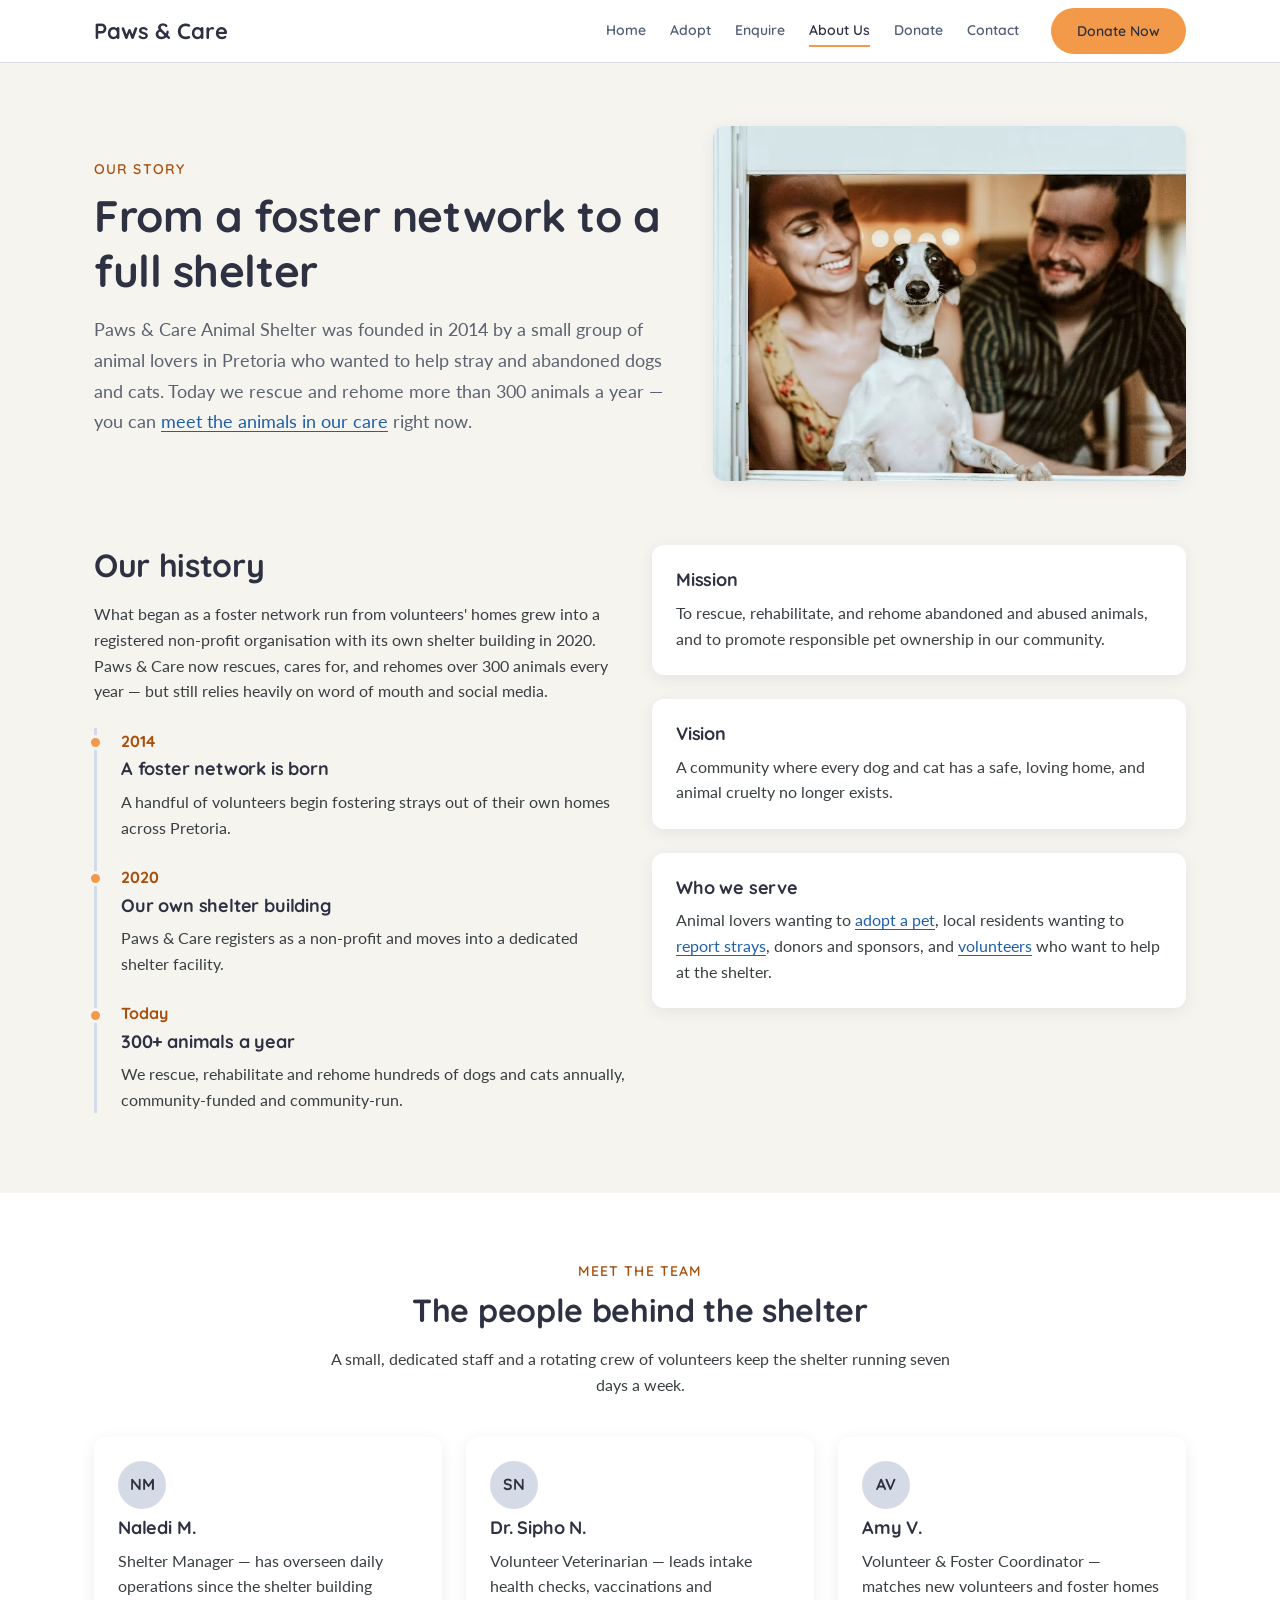
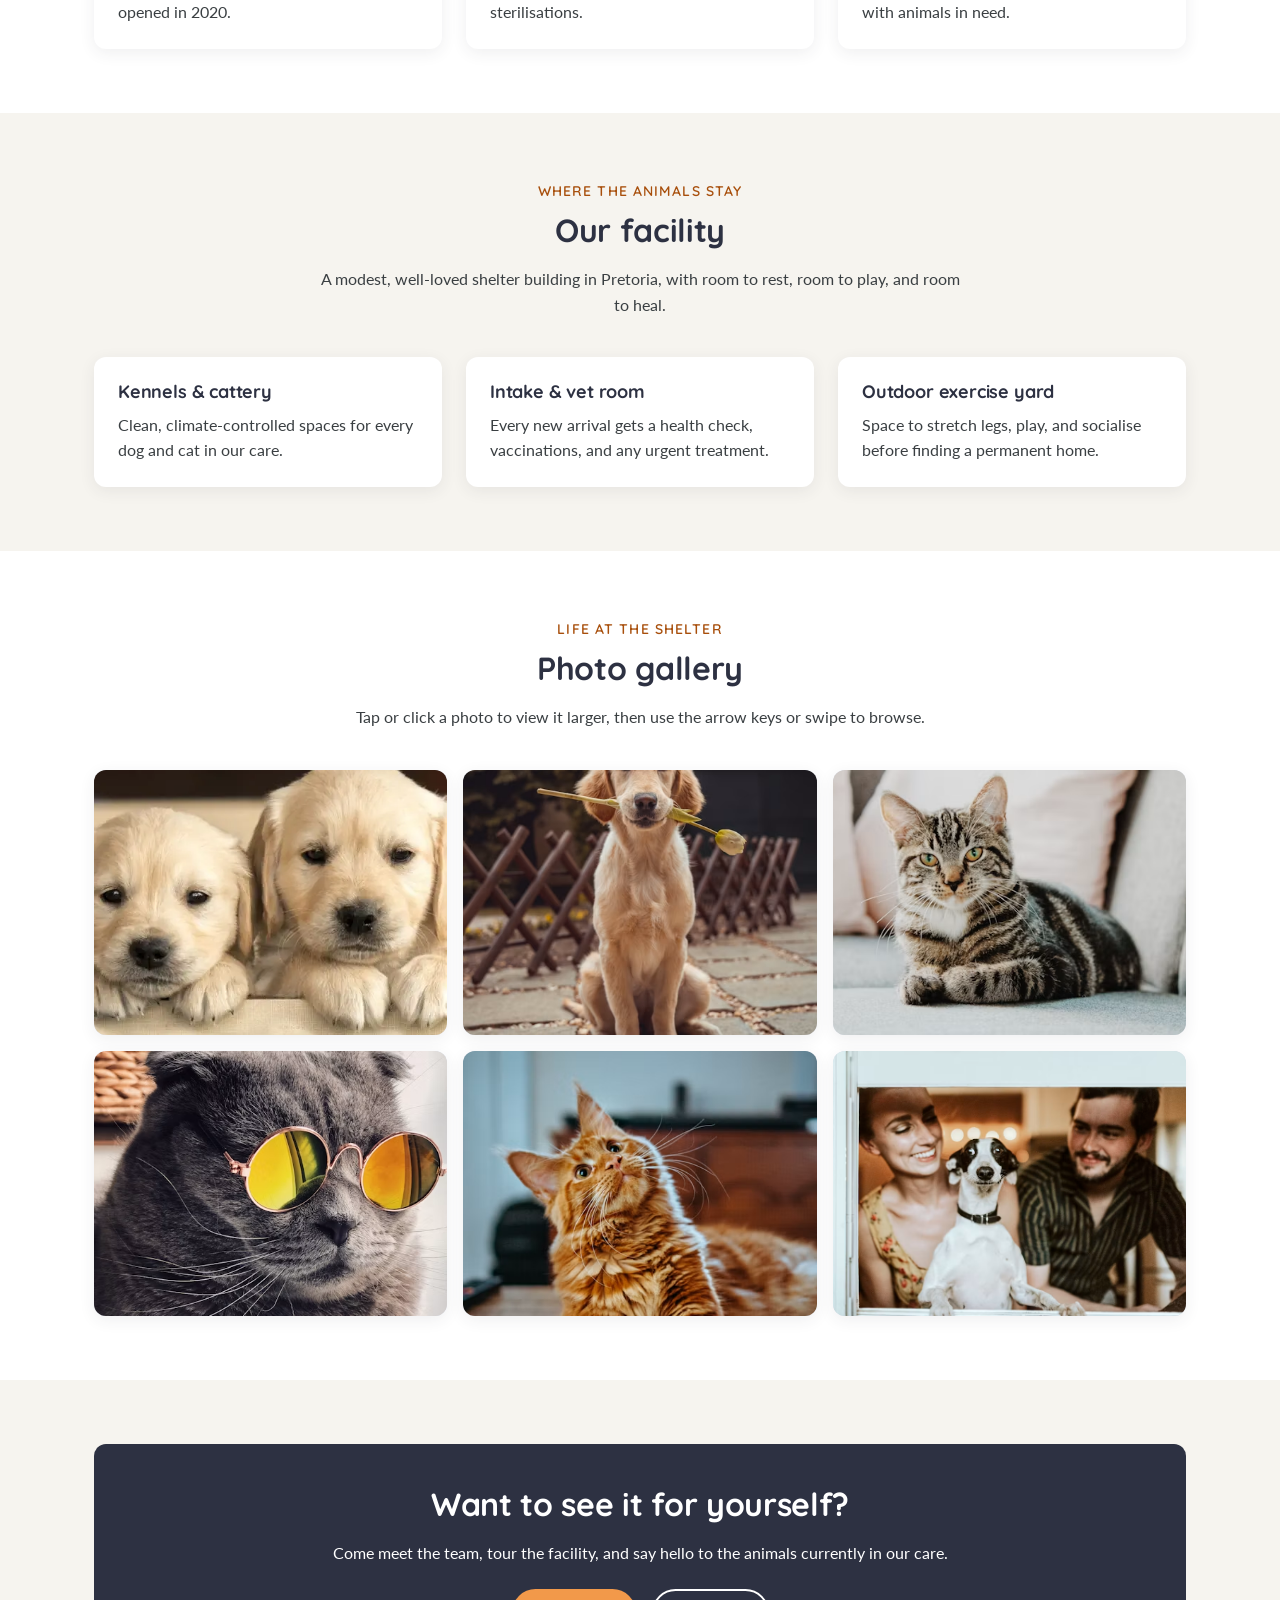
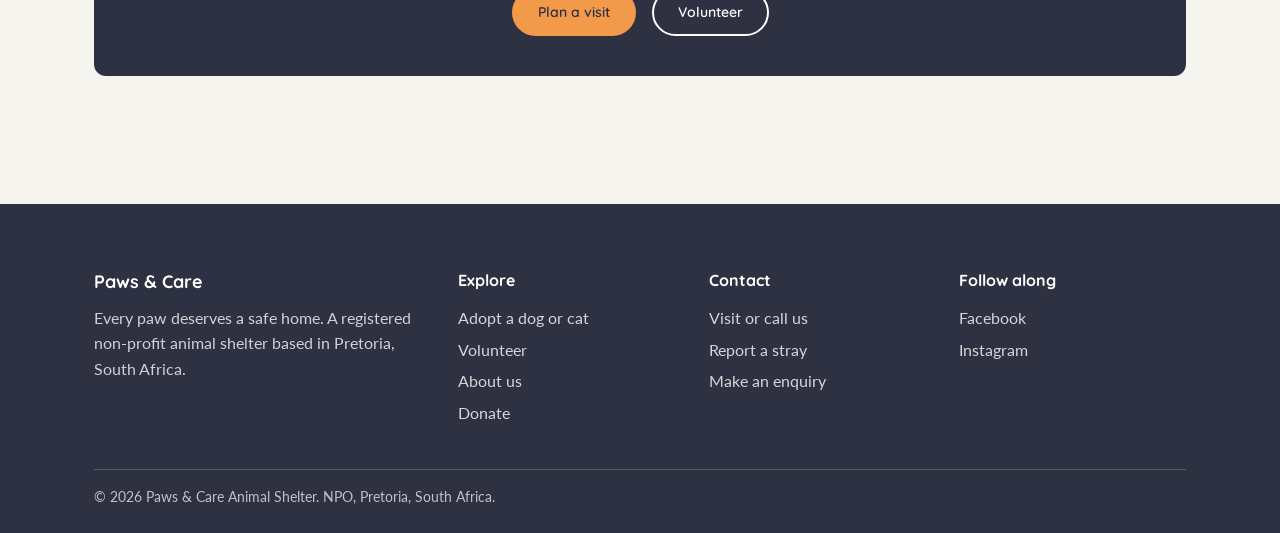
<file: about.html>
<!DOCTYPE html>
<html lang="en">
<head>
    <meta charset="UTF-8">
    <meta name="viewport" content="width=device-width, initial-scale=1.0">

    <!-- ===== SEO: title, description, keywords, robots, canonical ===== -->
    <title>About Paws &amp; Care | Pretoria Animal Rescue Since 2014</title>
    <meta name="description" content="Learn how Paws &amp; Care grew from a Pretoria foster network in 2014 into a registered non-profit shelter. Meet the team, see the facility and browse our gallery.">
    <meta name="keywords" content="about Paws and Care, animal rescue Pretoria, animal shelter history, non-profit animal shelter South Africa, shelter volunteers, animal welfare Pretoria">
    <meta name="author" content="Paws &amp; Care Animal Shelter">
    <meta name="robots" content="index, follow, max-image-preview:large">
    <meta name="theme-color" content="#F2994A">
    <meta name="referrer" content="strict-origin-when-cross-origin">
    <link rel="canonical" href="https://paws-and-care.example/about.html">
    <link rel="icon" href="images/favicon.svg" type="image/svg+xml">

    <!-- ===== Social sharing (Open Graph + Twitter cards) ===== -->
    <meta property="og:type" content="website">
    <meta property="og:site_name" content="Paws &amp; Care Animal Shelter">
    <meta property="og:locale" content="en_ZA">
    <meta property="og:title" content="About Paws &amp; Care | Pretoria Animal Rescue Since 2014">
    <meta property="og:description" content="Learn how Paws &amp; Care grew from a Pretoria foster network in 2014 into a registered non-profit shelter. Meet the team, see the facility and browse our gallery.">
    <meta property="og:url" content="https://paws-and-care.example/about.html">
    <meta property="og:image" content="https://paws-and-care.example/images/og-paws-and-care.jpg">
    <meta property="og:image:width" content="1200">
    <meta property="og:image:height" content="630">
    <meta property="og:image:alt" content="Two golden retriever puppies with the words Paws &amp; Care Animal Shelter, Pretoria">
    <meta name="twitter:card" content="summary_large_image">
    <meta name="twitter:title" content="About Paws &amp; Care | Pretoria Animal Rescue Since 2014">
    <meta name="twitter:description" content="Learn how Paws &amp; Care grew from a Pretoria foster network in 2014 into a registered non-profit shelter. Meet the team, see the facility and browse our gallery.">
    <meta name="twitter:image" content="https://paws-and-care.example/images/og-paws-and-care.jpg">

    <!-- ===== Performance: connect early to the font host ===== -->
    <link rel="preconnect" href="https://fonts.googleapis.com">
    <link rel="preconnect" href="https://fonts.gstatic.com" crossorigin>
    <link href="https://fonts.googleapis.com/css2?family=Quicksand:wght@500;600;700&amp;family=Lato:wght@400;700&amp;display=swap"
          rel="stylesheet">
    <link rel="stylesheet" href="css/style.css">
    
    <script type="application/ld+json">
{
  "@context": "https://schema.org",
  "@type": "BreadcrumbList",
  "itemListElement": [
    {
      "@type": "ListItem",
      "position": 1,
      "name": "Home",
      "item": "https://paws-and-care.example/"
    },
    {
      "@type": "ListItem",
      "position": 2,
      "name": "About Us",
      "item": "https://paws-and-care.example/about.html"
    }
  ]
}
    </script>
</head>
<body>

    <a class="skip-link" href="#main">Skip to main content</a>

    <!-- NAVIGATION -->
    <header class="site-header">
        <nav class="nav" aria-label="Main navigation">

            <!-- LOGO -->
            <a href="index.html" class="brand">Paws &amp; Care</a>

            <!-- MOBILE MENU TOGGLE (CSS-only) -->
            <input type="checkbox" id="nav-toggle" class="nav-toggle"
                   aria-label="Open or close the navigation menu">
            <label for="nav-toggle" class="nav-toggle-label" aria-hidden="true"><span></span></label>

            <!-- NAVIGATION LINKS -->
            <ul class="nav-links">
                <li><a href="index.html">Home</a></li>
                <li><a href="adopt.html">Adopt</a></li>
                <li><a href="enquiry.html">Enquire</a></li>
                <li><a href="about.html" class="active" aria-current="page">About Us</a></li>
                <li><a href="donate.html">Donate</a></li>
                <li><a href="contact.html">Contact</a></li>
                <li class="nav-cta">
                    <a href="donate.html" class="btn btn-primary">Donate Now</a>
                </li>
            </ul>

        </nav>
    </header>

    <main id="main">

        <section class="hero hero-flush">
            <div class="container">
                <div class="hero-copy">
                    <span class="eyebrow">Our story</span>
                    <h1>From a foster network to a full shelter</h1>
                    <p class="lede">
                        Paws &amp; Care Animal Shelter was founded in 2014 by a small group of animal
                        lovers in Pretoria who wanted to help stray and abandoned dogs and cats.
                        Today we rescue and rehome more than 300 animals a year &mdash; you can
                        <a href="adopt.html">meet the animals in our care</a> right now.
                    </p>
                </div>
                <div class="hero-media">
                    <img src="images/couple-with-adopted-dog-at-window.avif"
                         width="900" height="571" fetchpriority="high" decoding="async"
                         alt="A smiling couple holding their newly adopted small dog at a window">
                </div>
            </div>
        </section>

        <section>
            <div class="container">
                <div class="grid grid-2 grid-start">
                    <div>
                        <h2>Our history</h2>
                        <p>
                            What began as a foster network run from volunteers' homes grew into a
                            registered non-profit organisation with its own shelter building in 2020.
                            Paws &amp; Care now rescues, cares for, and rehomes over 300 animals every
                            year &mdash; but still relies heavily on word of mouth and social media.
                        </p>
                        <div class="timeline">
                            <div class="timeline-item">
                                <div class="year">2014</div>
                                <h3>A foster network is born</h3>
                                <p>A handful of volunteers begin fostering strays out of their own homes across Pretoria.</p>
                            </div>
                            <div class="timeline-item">
                                <div class="year">2020</div>
                                <h3>Our own shelter building</h3>
                                <p>Paws &amp; Care registers as a non-profit and moves into a dedicated shelter facility.</p>
                            </div>
                            <div class="timeline-item">
                                <div class="year">Today</div>
                                <h3>300+ animals a year</h3>
                                <p>We rescue, rehabilitate and rehome hundreds of dogs and cats annually, community-funded and community-run.</p>
                            </div>
                        </div>
                    </div>
                    <div class="stack">
                        <div class="card"><div class="card-body">
                            <h3>Mission</h3>
                            <p>To rescue, rehabilitate, and rehome abandoned and abused animals, and to promote responsible pet ownership in our community.</p>
                        </div></div>
                        <div class="card"><div class="card-body">
                            <h3>Vision</h3>
                            <p>A community where every dog and cat has a safe, loving home, and animal cruelty no longer exists.</p>
                        </div></div>
                        <div class="card"><div class="card-body">
                            <h3>Who we serve</h3>
                            <p>
                                Animal lovers wanting to <a href="enquiry.html#adopt">adopt a pet</a>,
                                local residents wanting to <a href="contact.html">report strays</a>,
                                donors and sponsors, and <a href="enquiry.html#volunteer">volunteers</a>
                                who want to help at the shelter.
                            </p>
                        </div></div>
                    </div>
                </div>
            </div>
        </section>

        <section class="section-white">
            <div class="container">
                <div class="section-head">
                    <span class="eyebrow">Meet the team</span>
                    <h2>The people behind the shelter</h2>
                    <p>A small, dedicated staff and a rotating crew of volunteers keep the shelter running seven days a week.</p>
                </div>
                <div class="grid grid-3">
                    <div class="card"><div class="card-body">
                        <div class="avatar">NM</div>
                        <h3>Naledi M.</h3>
                        <p>Shelter Manager &mdash; has overseen daily operations since the shelter building opened in 2020.</p>
                    </div></div>
                    <div class="card"><div class="card-body">
                        <div class="avatar">SN</div>
                        <h3>Dr. Sipho N.</h3>
                        <p>Volunteer Veterinarian &mdash; leads intake health checks, vaccinations and sterilisations.</p>
                    </div></div>
                    <div class="card"><div class="card-body">
                        <div class="avatar">AV</div>
                        <h3>Amy V.</h3>
                        <p>Volunteer &amp; Foster Coordinator &mdash; matches new volunteers and foster homes with animals in need.</p>
                    </div></div>
                </div>
            </div>
        </section>

        <section>
            <div class="container">
                <div class="section-head">
                    <span class="eyebrow">Where the animals stay</span>
                    <h2>Our facility</h2>
                    <p>A modest, well-loved shelter building in Pretoria, with room to rest, room to play, and room to heal.</p>
                </div>
                <div class="grid grid-3">
                    <div class="card"><div class="card-body">
                        <h3>Kennels &amp; cattery</h3>
                        <p>Clean, climate-controlled spaces for every dog and cat in our care.</p>
                    </div></div>
                    <div class="card"><div class="card-body">
                        <h3>Intake &amp; vet room</h3>
                        <p>Every new arrival gets a health check, vaccinations, and any urgent treatment.</p>
                    </div></div>
                    <div class="card"><div class="card-body">
                        <h3>Outdoor exercise yard</h3>
                        <p>Space to stretch legs, play, and socialise before finding a permanent home.</p>
                    </div></div>
                </div>
            </div>
        </section>

        <!-- GALLERY (lightbox) -->
        <section class="section-white">
            <div class="container">
                <div class="section-head">
                    <span class="eyebrow">Life at the shelter</span>
                    <h2>Photo gallery</h2>
                    <p>Tap or click a photo to view it larger, then use the arrow keys or swipe to browse.</p>
                </div>
                <div class="gallery">
                    <button type="button" class="gallery-item" data-lightbox="images/golden-retriever-puppies-at-shelter.webp" data-caption="Golden retriever puppies waiting for their forever home">
                        <img src="images/golden-retriever-puppies-at-shelter.webp" width="474" height="474" loading="lazy" decoding="async" class="" alt="Two golden retriever puppies resting their paws on a ledge">
                    </button>
                    <button type="button" class="gallery-item" data-lightbox="images/buddy-golden-puppy-with-flower.avif" data-caption="Buddy, a young dog who loves to play fetch">
                        <img src="images/buddy-golden-puppy-with-flower.avif" width="500" height="802" loading="lazy" decoding="async" class="focus-buddy" alt="Buddy, a golden-coloured young dog, sitting on paving with a flower in his mouth">
                    </button>
                    <button type="button" class="gallery-item" data-lightbox="images/miso-grey-tabby-cat-on-sofa.avif" data-caption="Miso, our chatty grey tabby">
                        <img src="images/miso-grey-tabby-cat-on-sofa.avif" width="500" height="333" loading="lazy" decoding="async" class="focus-miso" alt="Miso, a small grey tabby cat, lying on a grey sofa">
                    </button>
                    <button type="button" class="gallery-item" data-lightbox="images/storm-grey-cat-wearing-sunglasses.avif" data-caption="Storm, the coolest cat at the shelter">
                        <img src="images/storm-grey-cat-wearing-sunglasses.avif" width="500" height="667" loading="lazy" decoding="async" class="focus-storm" alt="Storm, a grey Scottish Fold cat, wearing round sunglasses">
                    </button>
                    <button type="button" class="gallery-item" data-lightbox="images/simba-ginger-cat-on-wooden-table.avif" data-caption="Simba, a senior ginger cat">
                        <img src="images/simba-ginger-cat-on-wooden-table.avif" width="500" height="700" loading="lazy" decoding="async" class="focus-simba" alt="Simba, a large ginger cat, lying on a wooden table and looking up">
                    </button>
                    <button type="button" class="gallery-item" data-lightbox="images/couple-with-adopted-dog-at-window.avif" data-caption="Another happy adoption day">
                        <img src="images/couple-with-adopted-dog-at-window.avif" width="900" height="571" loading="lazy" decoding="async" class="" alt="A smiling couple holding their newly adopted small dog at a window">
                    </button>
                </div>
            </div>
        </section>

        <section>
            <div class="cta-band container">
                <h2>Want to see it for yourself?</h2>
                <p>Come meet the team, tour the facility, and say hello to the animals currently in our care.</p>
                <div class="hero-actions hero-actions-center">
                    <a href="contact.html" class="btn btn-primary">Plan a visit</a>
                <a href="enquiry.html#volunteer" class="btn btn-secondary">Volunteer</a>
                </div>
            </div>
        </section>

    </main>

    <!-- FOOTER -->
    <footer class="site-footer">
        <div class="container">
            <div class="footer-grid">

                <!-- BRAND -->
                <div>
                    <div class="footer-brand">Paws &amp; Care</div>
                    <p class="footer-text">
                        Every paw deserves a safe home. A registered non-profit
                        animal shelter based in Pretoria, South Africa.
                    </p>
                </div>

                <!-- EXPLORE -->
                <nav aria-label="Footer navigation">
                    <p class="footer-heading">Explore</p>
                    <ul>
                        <li><a href="adopt.html">Adopt a dog or cat</a></li>
                        <li><a href="enquiry.html#volunteer">Volunteer</a></li>
                        <li><a href="about.html">About us</a></li>
                        <li><a href="donate.html">Donate</a></li>
                    </ul>
                </nav>

                <!-- CONTACT -->
                <div>
                    <p class="footer-heading">Contact</p>
                    <ul>
                        <li><a href="contact.html">Visit or call us</a></li>
                        <li><a href="contact.html#message">Report a stray</a></li>
                        <li><a href="enquiry.html">Make an enquiry</a></li>
                    </ul>
                </div>

                <!-- SOCIAL MEDIA -->
                <div>
                    <p class="footer-heading">Follow along</p>
                    <ul>
                        <li><a href="https://www.facebook.com/" target="_blank" rel="noopener noreferrer">Facebook</a></li>
                        <li><a href="https://www.instagram.com/" target="_blank" rel="noopener noreferrer">Instagram</a></li>
                    </ul>
                </div>

            </div>
            <div class="footer-bottom">
                <span>
                    &copy; <span data-year>2026</span> Paws &amp; Care Animal Shelter.
                    NPO, Pretoria, South Africa.
                </span>
            </div>
        </div>
    </footer>

    <script src="js/main.js" defer></script>
</body>
</html>
</file>
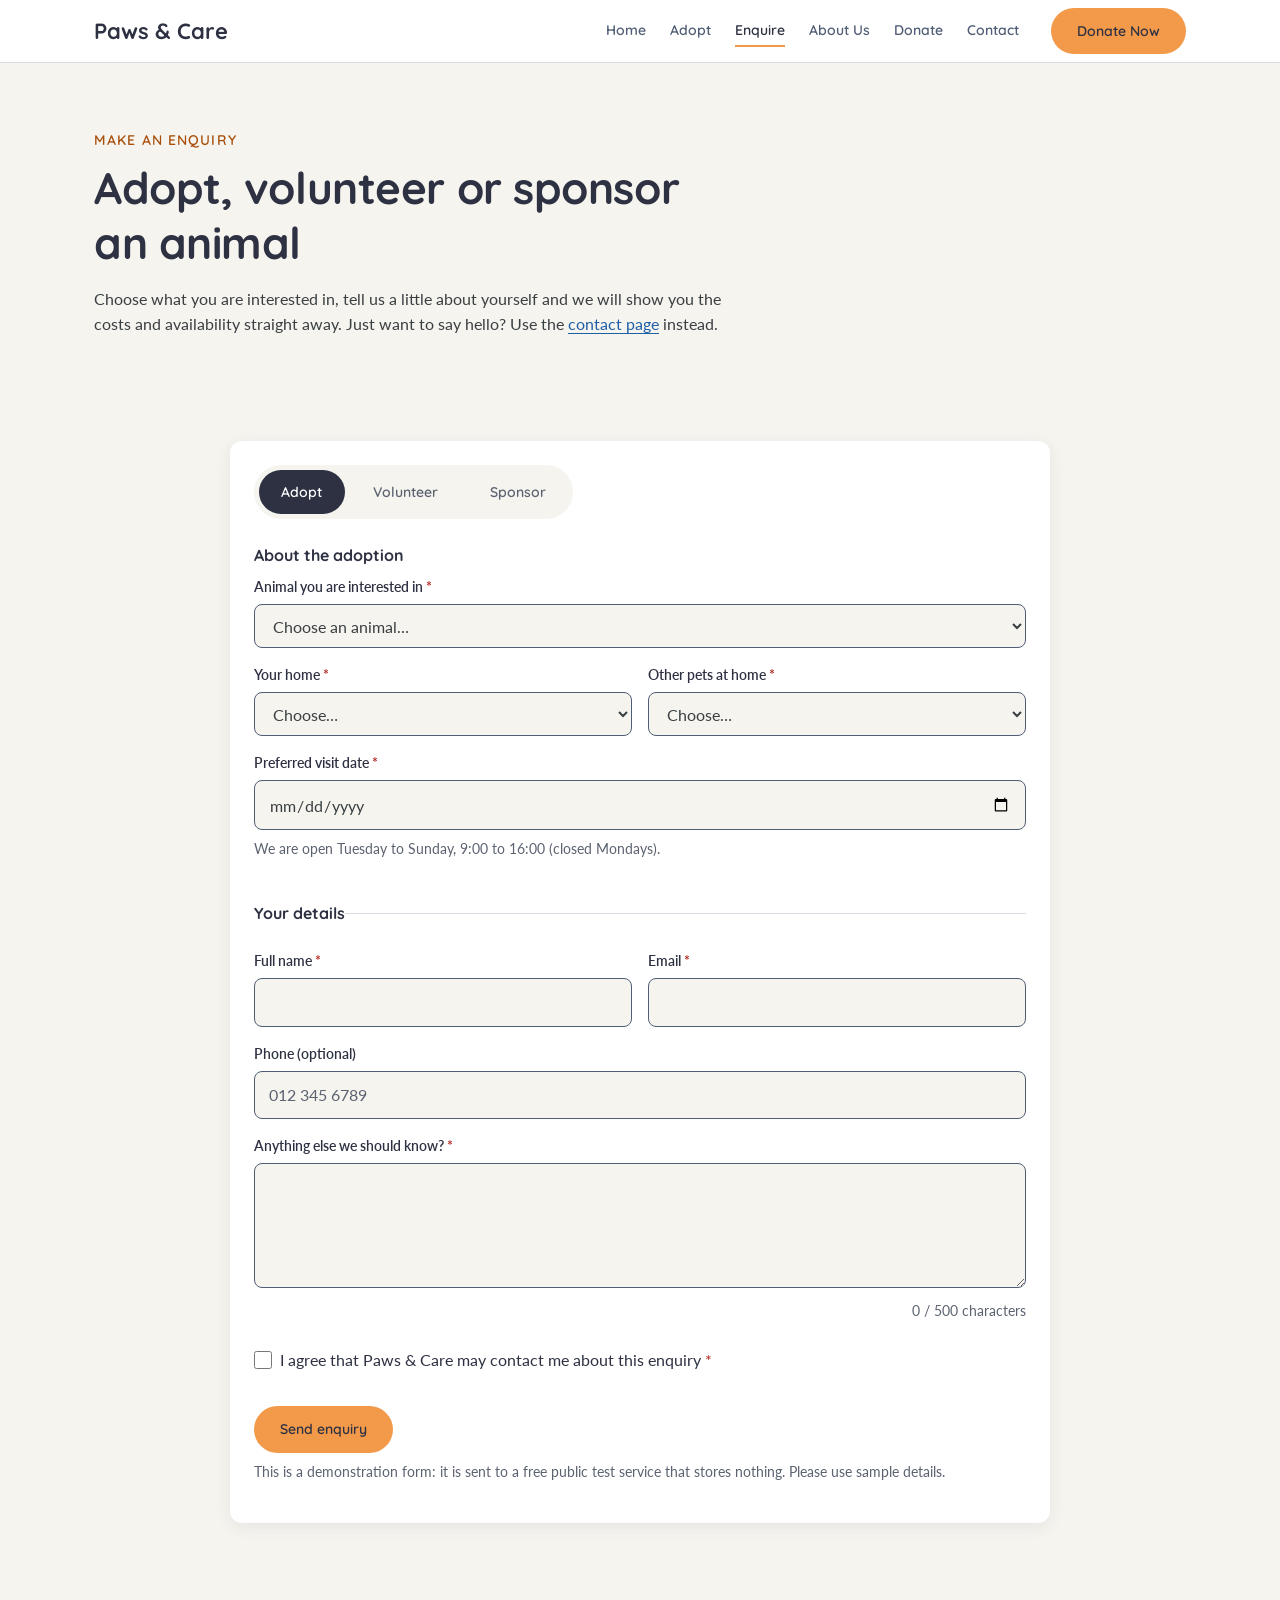
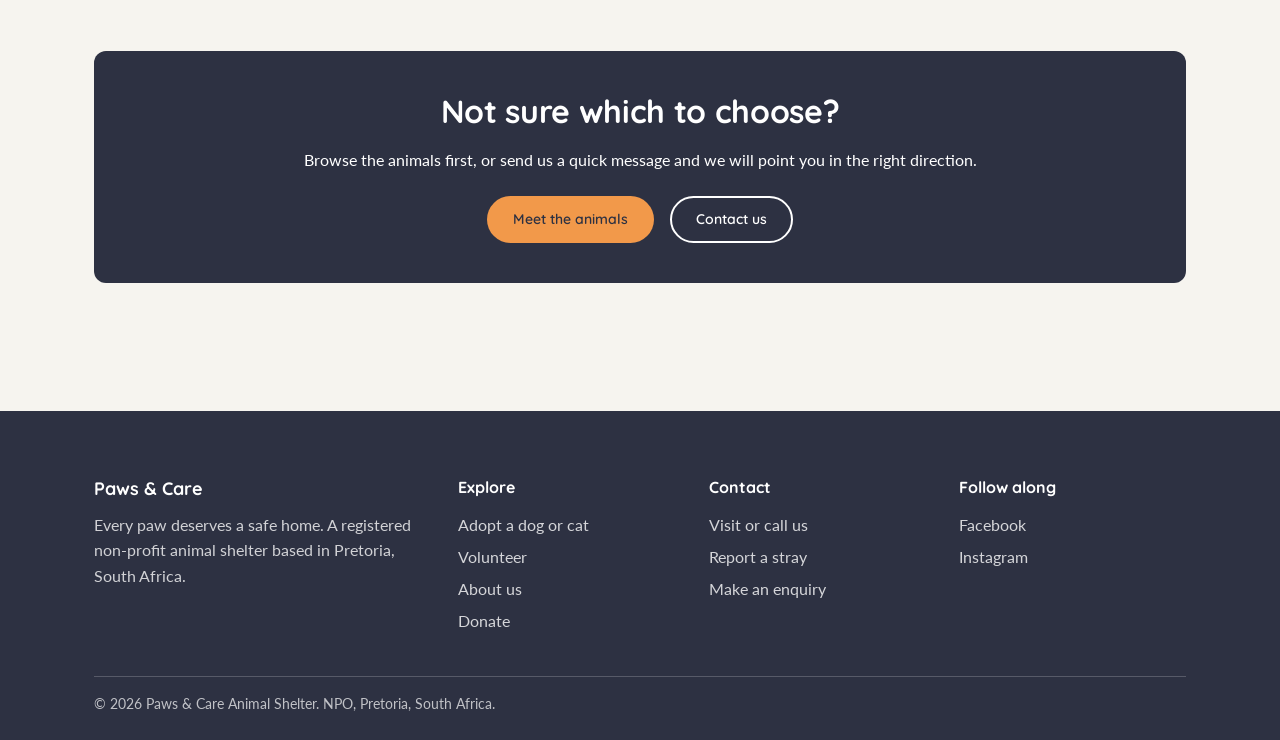
<file: enquiry.html>
<!DOCTYPE html>
<html lang="en">
<head>
    <meta charset="UTF-8">
    <meta name="viewport" content="width=device-width, initial-scale=1.0">

    <!-- ===== SEO: title, description, keywords, robots, canonical ===== -->
    <title>Enquire: Adopt, Volunteer or Sponsor | Paws &amp; Care Shelter</title>
    <meta name="description" content="Enquire about adopting a dog or cat, volunteering or sponsoring an animal at Paws &amp; Care in Pretoria. Get costs and availability straight away.">
    <meta name="keywords" content="adoption enquiry, volunteer at animal shelter Pretoria, sponsor a shelter animal, animal shelter volunteering South Africa, adoption fees, sponsor a rescue dog">
    <meta name="author" content="Paws &amp; Care Animal Shelter">
    <meta name="robots" content="index, follow, max-image-preview:large">
    <meta name="theme-color" content="#F2994A">
    <meta name="referrer" content="strict-origin-when-cross-origin">
    <link rel="canonical" href="https://paws-and-care.example/enquiry.html">
    <link rel="icon" href="images/favicon.svg" type="image/svg+xml">

    <!-- ===== Social sharing (Open Graph + Twitter cards) ===== -->
    <meta property="og:type" content="website">
    <meta property="og:site_name" content="Paws &amp; Care Animal Shelter">
    <meta property="og:locale" content="en_ZA">
    <meta property="og:title" content="Enquire: Adopt, Volunteer or Sponsor | Paws &amp; Care Shelter">
    <meta property="og:description" content="Enquire about adopting a dog or cat, volunteering or sponsoring an animal at Paws &amp; Care in Pretoria. Get costs and availability straight away.">
    <meta property="og:url" content="https://paws-and-care.example/enquiry.html">
    <meta property="og:image" content="https://paws-and-care.example/images/og-paws-and-care.jpg">
    <meta property="og:image:width" content="1200">
    <meta property="og:image:height" content="630">
    <meta property="og:image:alt" content="Two golden retriever puppies with the words Paws &amp; Care Animal Shelter, Pretoria">
    <meta name="twitter:card" content="summary_large_image">
    <meta name="twitter:title" content="Enquire: Adopt, Volunteer or Sponsor | Paws &amp; Care Shelter">
    <meta name="twitter:description" content="Enquire about adopting a dog or cat, volunteering or sponsoring an animal at Paws &amp; Care in Pretoria. Get costs and availability straight away.">
    <meta name="twitter:image" content="https://paws-and-care.example/images/og-paws-and-care.jpg">

    <!-- ===== Performance: connect early to the font host ===== -->
    <link rel="preconnect" href="https://fonts.googleapis.com">
    <link rel="preconnect" href="https://fonts.gstatic.com" crossorigin>
    <link href="https://fonts.googleapis.com/css2?family=Quicksand:wght@500;600;700&amp;family=Lato:wght@400;700&amp;display=swap"
          rel="stylesheet">
    <link rel="stylesheet" href="css/style.css">
    
    <script type="application/ld+json">
{
  "@context": "https://schema.org",
  "@type": "BreadcrumbList",
  "itemListElement": [
    {
      "@type": "ListItem",
      "position": 1,
      "name": "Home",
      "item": "https://paws-and-care.example/"
    },
    {
      "@type": "ListItem",
      "position": 2,
      "name": "Enquire",
      "item": "https://paws-and-care.example/enquiry.html"
    }
  ]
}
    </script>
</head>
<body>

    <a class="skip-link" href="#main">Skip to main content</a>

    <!-- NAVIGATION -->
    <header class="site-header">
        <nav class="nav" aria-label="Main navigation">

            <!-- LOGO -->
            <a href="index.html" class="brand">Paws &amp; Care</a>

            <!-- MOBILE MENU TOGGLE (CSS-only) -->
            <input type="checkbox" id="nav-toggle" class="nav-toggle"
                   aria-label="Open or close the navigation menu">
            <label for="nav-toggle" class="nav-toggle-label" aria-hidden="true"><span></span></label>

            <!-- NAVIGATION LINKS -->
            <ul class="nav-links">
                <li><a href="index.html">Home</a></li>
                <li><a href="adopt.html">Adopt</a></li>
                <li><a href="enquiry.html" class="active" aria-current="page">Enquire</a></li>
                <li><a href="about.html">About Us</a></li>
                <li><a href="donate.html">Donate</a></li>
                <li><a href="contact.html">Contact</a></li>
                <li class="nav-cta">
                    <a href="donate.html" class="btn btn-primary">Donate Now</a>
                </li>
            </ul>

        </nav>
    </header>

    <main id="main">

        <section class="section-flush-bottom">
            <div class="container">
                <div class="section-head left">
                    <span class="eyebrow">Make an enquiry</span>
                    <h1>Adopt, volunteer or sponsor an animal</h1>
                    <p>
                        Choose what you are interested in, tell us a little about yourself and we
                        will show you the costs and availability straight away. Just want to say
                        hello? Use the <a href="contact.html">contact page</a> instead.
                    </p>
                </div>
            </div>
        </section>

        <section>
            <div class="container">
                <div class="enquiry-layout">

                    <div id="enquiry-card" class="form-card">
                        <form id="enquiry-form" action="enquiry.html" method="post" novalidate>

                            <div class="form-alert" role="alert" tabindex="-1" hidden></div>
                            <div class="form-alert" id="enquiry-error" role="alert" tabindex="-1" hidden></div>

                            <input type="hidden" name="enquiryType" id="enquiry-type" value="adopt">

                            <!-- TABS: choose the type of enquiry -->
                            <div data-tabs id="enquiry-tabs">
                                <div class="tablist" role="tablist" aria-label="Type of enquiry">
                                    <button type="button" class="tab" role="tab" id="tab-adopt" data-tab="adopt"
                                            aria-controls="panel-adopt" aria-selected="true">Adopt</button>
                                    <button type="button" class="tab" role="tab" id="tab-volunteer" data-tab="volunteer"
                                            aria-controls="panel-volunteer" aria-selected="false" tabindex="-1">Volunteer</button>
                                    <button type="button" class="tab" role="tab" id="tab-sponsor" data-tab="sponsor"
                                            aria-controls="panel-sponsor" aria-selected="false" tabindex="-1">Sponsor</button>
                                </div>

                                <!-- ADOPT -->
                                <div role="tabpanel" id="panel-adopt" aria-labelledby="tab-adopt">
                                    <fieldset data-type-fields="adopt">
                                        <legend class="fieldset-legend">About the adoption</legend>
                            <div class="field">
                                <label for="adopt-animal">Animal you are interested in</label>
                                <select id="adopt-animal" name="animal" required><option value="">Choose an animal&hellip;</option></select>
                            </div>
                                        <div class="field-row">
                            <div class="field">
                                <label for="adopt-home">Your home</label>
                                <select id="adopt-home" name="home" required><option value="">Choose&hellip;</option><option value="house_garden">House with a garden</option><option value="house_no_garden">House without a garden</option><option value="flat">Flat or apartment</option><option value="farm">Farm or smallholding</option></select>
                            </div>
                            <div class="field">
                                <label for="adopt-pets">Other pets at home</label>
                                <select id="adopt-pets" name="pets" required><option value="">Choose&hellip;</option><option value="none">None</option><option value="dogs">Dog(s)</option><option value="cats">Cat(s)</option><option value="dogs_and_cats">Dogs and cats</option></select>
                            </div>
                                        </div>
                            <div class="field">
                                <label for="adopt-date">Preferred visit date</label>
                                <input type="date" id="adopt-date" name="visitDate" required data-min-days="1" data-max-days="60" data-rule="closed-monday">
                                <p class="form-note">We are open Tuesday to Sunday, 9:00 to 16:00 (closed Mondays).</p>
                            </div>
                                    </fieldset>
                                </div>

                                <!-- VOLUNTEER -->
                                <div role="tabpanel" id="panel-volunteer" aria-labelledby="tab-volunteer" hidden>
                                    <fieldset data-type-fields="volunteer" disabled>
                                        <legend class="fieldset-legend">About your availability</legend>
                                        <fieldset class="field" data-group-required data-msg="Choose at least one day you could volunteer.">
                                            <legend>Days you could help</legend>
                                            <div class="choice-row">
                                    <span class="choice"><input type="checkbox" id="day-tuesday" name="days" value="tuesday"><label for="day-tuesday">Tuesday</label></span>
                                    <span class="choice"><input type="checkbox" id="day-wednesday" name="days" value="wednesday"><label for="day-wednesday">Wednesday</label></span>
                                    <span class="choice"><input type="checkbox" id="day-thursday" name="days" value="thursday"><label for="day-thursday">Thursday</label></span>
                                    <span class="choice"><input type="checkbox" id="day-friday" name="days" value="friday"><label for="day-friday">Friday</label></span>
                                    <span class="choice"><input type="checkbox" id="day-saturday" name="days" value="saturday"><label for="day-saturday">Saturday</label></span>
                                    <span class="choice"><input type="checkbox" id="day-sunday" name="days" value="sunday"><label for="day-sunday">Sunday</label></span>
                                            </div>
                                        </fieldset>
                                        <fieldset class="field">
                                            <legend>Shift</legend>
                                            <div class="choice-row">
                                                <span class="choice"><input type="radio" id="shift-morning" name="shift" value="morning" required><label for="shift-morning">Morning (9:00&ndash;12:30)</label></span>
                                                <span class="choice"><input type="radio" id="shift-afternoon" name="shift" value="afternoon"><label for="shift-afternoon">Afternoon (12:30&ndash;16:00)</label></span>
                                                <span class="choice"><input type="radio" id="shift-either" name="shift" value="either"><label for="shift-either">Either</label></span>
                                            </div>
                                        </fieldset>
                                        <fieldset class="field">
                                            <legend>What would you like to help with? (optional)</legend>
                                            <div class="choice-row">
                                    <span class="choice"><input type="checkbox" id="int-dog_walking" name="interests" value="dog_walking"><label for="int-dog_walking">Dog walking</label></span>
                                    <span class="choice"><input type="checkbox" id="int-cat_socialising" name="interests" value="cat_socialising"><label for="int-cat_socialising">Cat socialising</label></span>
                                    <span class="choice"><input type="checkbox" id="int-cleaning" name="interests" value="cleaning"><label for="int-cleaning">Kennel cleaning</label></span>
                                    <span class="choice"><input type="checkbox" id="int-events" name="interests" value="events"><label for="int-events">Adoption events</label></span>
                                    <span class="choice"><input type="checkbox" id="int-admin" name="interests" value="admin"><label for="int-admin">Admin &amp; social media</label></span>
                                            </div>
                                        </fieldset>
                            <div class="field">
                                <label for="vol-start">Earliest start date</label>
                                <input type="date" id="vol-start" name="startDate" required data-min-days="1" data-max-days="90">
                            </div>
                                        <div class="field">
                                            <span class="choice"><input type="checkbox" id="vol-adult" name="adultConfirm" value="yes" required data-rule="adult-only"><label for="vol-adult">I am 18 years or older</label></span>
                                        </div>
                                    </fieldset>
                                </div>

                                <!-- SPONSOR -->
                                <div role="tabpanel" id="panel-sponsor" aria-labelledby="tab-sponsor" hidden>
                                    <fieldset data-type-fields="sponsor" disabled>
                                        <legend class="fieldset-legend">About your sponsorship</legend>
                                        <div class="field-row">
                            <div class="field">
                                <label for="sponsor-type">Sponsoring as</label>
                                <select id="sponsor-type" name="sponsorType" required><option value="">Choose&hellip;</option><option value="individual">An individual</option><option value="business">A business</option></select>
                            </div>
                            <div class="field">
                                <label for="sponsor-tier">Sponsorship level</label>
                                <select id="sponsor-tier" name="tier" required><option value="">Choose&hellip;</option></select>
                            </div>
                                        </div>
                            <div class="field">
                                <label for="sponsor-animal">Animal to sponsor (optional)</label>
                                <select id="sponsor-animal" name="sponsorAnimal"><option value="">No preference</option></select>
                            </div>
                                    </fieldset>
                                </div>
                            </div>

                            <!-- DETAILS EVERYONE FILLS IN -->
                            <fieldset class="enquiry-common">
                                <legend class="fieldset-legend">Your details</legend>
                                <div class="field-row">
                            <div class="field">
                                <label for="e-name">Full name</label>
                                <input type="text" id="e-name" name="fullName" required minlength="2" maxlength="60" autocomplete="name" pattern="[A-Za-zÀ-ÖØ-öø-ÿ\x27 .\-]{2,60}" data-pattern-msg="Use letters only (spaces, hyphens and apostrophes are fine).">
                            </div>
                            <div class="field">
                                <label for="e-email">Email</label>
                                <input type="email" id="e-email" name="email" required maxlength="100" autocomplete="email">
                            </div>
                                </div>
                            <div class="field">
                                <label for="e-phone">Phone (optional)</label>
                                <input type="tel" id="e-phone" name="phone" autocomplete="tel" inputmode="tel" placeholder="012 345 6789" pattern="(\+27|0)[ \-]?[1-9]([ \-]?[0-9]){8}" data-pattern-msg="Enter a South African number, e.g. 012 345 6789 or +27 12 345 6789.">
                            </div>
                                <div class="field">
                                    <label for="e-message">Anything else we should know?</label>
                                    <textarea id="e-message" name="notes" rows="4" required minlength="10" maxlength="500"></textarea>
                                    <small class="counter" data-counter-for="e-message"></small>
                                </div>

                                <!-- Honeypot: real visitors never see or fill this in -->
                                <div class="hp-field" aria-hidden="true">
                                    <label for="e-website">Leave this field empty</label>
                                    <input type="text" id="e-website" name="website" tabindex="-1" autocomplete="off" data-honeypot>
                                </div>

                                <div class="field">
                                    <span class="choice"><input type="checkbox" id="e-consent" name="consent" value="yes" required><label for="e-consent">I agree that Paws &amp; Care may contact me about this enquiry</label></span>
                                </div>
                            </fieldset>

                            <button type="submit" class="btn btn-primary btn-submit">Send enquiry</button>
                            <p class="form-note">
                                This is a demonstration form: it is sent to a free public test service
                                that stores nothing. Please use sample details.
                            </p>
                        </form>
                    </div>

                    <!-- PROCESSED RESPONSE (filled by js/forms.js) -->
                    <div id="enquiry-result" class="result-panel" role="status" aria-live="polite" hidden></div>

                </div>
            </div>
        </section>

        <section>
            <div class="cta-band container">
                <h2>Not sure which to choose?</h2>
                <p>Browse the animals first, or send us a quick message and we will point you in the right direction.</p>
                <div class="hero-actions hero-actions-center">
                    <a href="adopt.html" class="btn btn-primary">Meet the animals</a>
                <a href="contact.html" class="btn btn-secondary">Contact us</a>
                </div>
            </div>
        </section>

    </main>

    <!-- FOOTER -->
    <footer class="site-footer">
        <div class="container">
            <div class="footer-grid">

                <!-- BRAND -->
                <div>
                    <div class="footer-brand">Paws &amp; Care</div>
                    <p class="footer-text">
                        Every paw deserves a safe home. A registered non-profit
                        animal shelter based in Pretoria, South Africa.
                    </p>
                </div>

                <!-- EXPLORE -->
                <nav aria-label="Footer navigation">
                    <p class="footer-heading">Explore</p>
                    <ul>
                        <li><a href="adopt.html">Adopt a dog or cat</a></li>
                        <li><a href="enquiry.html#volunteer">Volunteer</a></li>
                        <li><a href="about.html">About us</a></li>
                        <li><a href="donate.html">Donate</a></li>
                    </ul>
                </nav>

                <!-- CONTACT -->
                <div>
                    <p class="footer-heading">Contact</p>
                    <ul>
                        <li><a href="contact.html">Visit or call us</a></li>
                        <li><a href="contact.html#message">Report a stray</a></li>
                        <li><a href="enquiry.html">Make an enquiry</a></li>
                    </ul>
                </div>

                <!-- SOCIAL MEDIA -->
                <div>
                    <p class="footer-heading">Follow along</p>
                    <ul>
                        <li><a href="https://www.facebook.com/" target="_blank" rel="noopener noreferrer">Facebook</a></li>
                        <li><a href="https://www.instagram.com/" target="_blank" rel="noopener noreferrer">Instagram</a></li>
                    </ul>
                </div>

            </div>
            <div class="footer-bottom">
                <span>
                    &copy; <span data-year>2026</span> Paws &amp; Care Animal Shelter.
                    NPO, Pretoria, South Africa.
                </span>
            </div>
        </div>
    </footer>

    <script src="js/animals-data.js" defer></script>
    <script src="js/main.js" defer></script>
    <script src="js/forms.js" defer></script>
</body>
</html>
</file>
<file: css/style.css>
/* =========================================================
   PAWS & CARE ANIMAL SHELTER — STYLESHEET
   style.css  (Part 2 — revised after lecturer feedback)

   Contents
   1.  CSS Reset
   2.  Design tokens (CSS custom properties)
   3.  Default styles (body, links, lists, focus, selection)
   4.  Typography
   5.  Layout helpers (container, grid, spacing utilities)
   6.  Navigation (+ CSS-only mobile menu)
   7.  Buttons
   8.  Hero
   9.  Cards
   10. Sections, CTA band, timeline
   11. Forms
   12. Donate components
   13. Tags and misc components
   14. Footer
   15. Responsive images
   16. Responsive design — media queries
       16a. Large tablet / small laptop  (max-width: 1024px)
       16b. Tablet                       (max-width: 768px)
       16c. Mobile                       (max-width: 480px)
       16d. User-preference queries (hover, reduced motion)
   ========================================================= */


/* ---------------------------------------------------------
   1. CSS RESET
--------------------------------------------------------- */
*,
*::before,
*::after {
    box-sizing: border-box;
    margin: 0;
    padding: 0;
}

html {
    -webkit-text-size-adjust: 100%;
    scroll-behavior: smooth;
    /* keeps focused fields and #anchors clear of the sticky header */
    scroll-padding-top: 6rem;
}

/* Make the hidden attribute always win over display rules */
[hidden] {
    display: none !important;
}

img,
picture {
    display: block;
    max-width: 100%;
    height: auto;
}

ul,
ol {
    list-style: none;
}

button,
input,
textarea,
select {
    font: inherit;
    color: inherit;
}

button {
    cursor: pointer;
    border: none;
    background: none;
}


/* ---------------------------------------------------------
   2. DESIGN TOKENS
   Palette follows the Part 1 proposal: warm orange (#F2994A)
   as the main colour, soft blue-grey (#4F5D75) as the
   secondary colour, on white / warm off-white backgrounds.
   Every component reads from these variables, so a colour or
   size is changed once, here, and cascades everywhere.
--------------------------------------------------------- */
:root {
    /* Colour palette */
    --orange:           #F2994A;   /* brand / buttons                */
    --orange-dark:      #A84F0C;   /* orange for TEXT (5.0:1 on off-white) */
    --blue-grey:        #4F5D75;   /* secondary brand colour         */
    --blue-grey-dark:   #2D3142;   /* headings, footer, dark bands   */
    --blue-grey-light:  #D5DBE6;   /* tints, tags, tinted sections   */
    --off-white:        #F6F4EF;
    --white:            #FFFFFF;
    --text-body:        #3A3F42;
    --text-muted:       #5B6270;   /* 5.6:1 on off-white             */
    --border-color:     #D9DDE3;
    --success:          #2F7A50;
    --danger:           #B3261E;
    --link:             #1F5FA8;   /* in-text links                  */
    --link-hover:       #0F3F78;
    --focus-ring:       #1F5FA8;

    /* Typography — families (with real fallbacks) */
    --font-heading: 'Quicksand', 'Segoe UI', Arial, sans-serif;
    --font-body:    'Lato', 'Segoe UI', Arial, sans-serif;

    /* Typography — size scale (rem) */
    --fs-sm:   0.875rem;
    --fs-base: 1rem;
    --fs-md:   1.125rem;
    --fs-lg:   1.375rem;
    --fs-xl:   2rem;
    --fs-2xl:  2.75rem;

    /* Typography — weights and line heights */
    --fw-regular: 400;
    --fw-medium:  600;
    --fw-bold:    700;
    --lh-body:    1.6;
    --lh-heading: 1.25;

    /* Spacing scale */
    --space-xs: 0.5rem;
    --space-sm: 1rem;
    --space-md: 1.5rem;
    --space-lg: 2.5rem;
    --space-xl: 4rem;

    /* Layout */
    --container-width: 1140px;
    --radius:      12px;
    --tap-target:  2.75rem;        /* 44px minimum touch size */
    --shadow:       0 4px 16px rgba(45, 49, 66, 0.08);
    --shadow-hover: 0 10px 24px rgba(45, 49, 66, 0.16);
}


/* ---------------------------------------------------------
   3. DEFAULT STYLES
   Sensible defaults for every element so that nothing on
   any page falls back to unstyled browser defaults.
--------------------------------------------------------- */
body {
    font-family: var(--font-body);
    font-size: var(--fs-base);
    font-weight: var(--fw-regular);
    line-height: var(--lh-body);
    color: var(--text-body);
    background-color: var(--off-white);
}

main {
    display: block;
}

/* Links — default state for every anchor, refined below for
   navigation, buttons and the footer. */
a {
    color: var(--link);
    text-decoration: underline;
    text-underline-offset: 0.18em;
    transition: color 0.2s ease;
}

a:visited {
    color: var(--link);
}

a:hover {
    color: var(--link-hover);
}

a:active {
    color: var(--orange-dark);
}

/* Visible keyboard focus on everything interactive */
:focus-visible {
    outline: 3px solid var(--focus-ring);
    outline-offset: 2px;
}

::selection {
    background-color: var(--orange);
    color: var(--blue-grey-dark);
}

hr {
    border: none;
    border-top: 1px solid var(--border-color);
    margin-block: var(--space-md);
}


/* ---------------------------------------------------------
   4. TYPOGRAPHY
   One heading family (Quicksand), one body family (Lato),
   one weight/size/line-height per element type.
--------------------------------------------------------- */
h1, h2, h3, h4, h5, h6 {
    font-family: var(--font-heading);
    font-weight: var(--fw-bold);
    color: var(--blue-grey-dark);
    line-height: var(--lh-heading);
    letter-spacing: -0.01em;
}

h1 { font-size: var(--fs-2xl); }
h2 { font-size: var(--fs-xl);   margin-bottom: var(--space-sm); }
h3 { font-size: var(--fs-md);   margin-bottom: var(--space-xs); }
h4 { font-size: var(--fs-base); }
h5 { font-size: var(--fs-sm); }
h6 { font-size: var(--fs-sm); }

p {
    margin-bottom: var(--space-sm);
    color: var(--text-body);
}

strong,
b {
    font-weight: var(--fw-bold);
}

small {
    font-size: var(--fs-sm);
}

.lede {
    font-size: var(--fs-md);
    line-height: 1.7;
    color: var(--text-muted);
}

.eyebrow {
    display: inline-block;
    font-family: var(--font-heading);
    font-weight: var(--fw-medium);
    font-size: var(--fs-sm);
    letter-spacing: 0.08em;
    text-transform: uppercase;
    color: var(--orange-dark);
    margin-bottom: var(--space-xs);
}

.stat-number {
    margin-bottom: 0;
    color: var(--orange-dark);
}


/* ---------------------------------------------------------
   5. LAYOUT HELPERS
   CSS Grid for two-dimensional page layout, Flexbox for
   one-dimensional groups (nav, button rows, card bodies).
--------------------------------------------------------- */
.container {
    width: 100%;
    max-width: var(--container-width);
    margin-inline: auto;
    padding-inline: var(--space-md);
}

.grid {
    display: grid;
    gap: var(--space-md);
}

.grid-2 { grid-template-columns: repeat(2, 1fr); }
.grid-3 { grid-template-columns: repeat(3, 1fr); }

.grid-center { align-items: center; }
.grid-start  { align-items: flex-start; }
.grid-wide   { gap: var(--space-lg); }

.stack {                       /* vertical stack of cards */
    display: flex;
    flex-direction: column;
    gap: var(--space-md);
}

.text-center { text-align: center; }
.mt-0  { margin-top: 0; }
.mt-lg { margin-top: var(--space-lg); }

.section-head {
    max-width: 640px;
    margin-inline: auto;
    margin-bottom: var(--space-lg);
    text-align: center;
}

.section-head.left {
    margin-inline: 0;
    text-align: left;
}


/* ---------------------------------------------------------
   6. NAVIGATION
   The nav sits inside the same 1140px container as the page
   content so the logo lines up with everything below it.
   On tablet/mobile the links collapse into a menu opened by
   a CSS-only toggle (checkbox + :checked), no JavaScript.
--------------------------------------------------------- */
.site-header {
    position: sticky;
    top: 0;
    z-index: 50;
    background-color: var(--white);
    box-shadow: 0 1px 0 var(--border-color);
}

.nav {
    position: relative;
    display: flex;
    align-items: center;
    justify-content: space-between;
    gap: var(--space-md);
    max-width: var(--container-width);
    margin-inline: auto;
    padding: var(--space-xs) var(--space-md);
}

.brand {
    font-family: var(--font-heading);
    font-weight: var(--fw-bold);
    font-size: var(--fs-lg);
    color: var(--blue-grey-dark);
    text-decoration: none;
}

.brand:visited { color: var(--blue-grey-dark); }

.brand:hover,
.brand:focus-visible {
    color: var(--orange-dark);
}

.nav-links {
    display: flex;
    flex-wrap: wrap;
    align-items: center;
    gap: var(--space-md);
}

/* :not(.btn) stops these rules overriding the Donate button */
.nav-links a:not(.btn) {
    display: inline-block;
    font-family: var(--font-heading);
    font-weight: var(--fw-medium);
    font-size: var(--fs-sm);
    color: var(--blue-grey);
    text-decoration: none;
    padding-block: 0.25rem;
    border-bottom: 2px solid transparent;
    transition: color 0.2s ease, border-color 0.2s ease;
}

.nav-links a:not(.btn):visited { color: var(--blue-grey); }

.nav-links a:not(.btn):hover,
.nav-links a:not(.btn):focus-visible {
    color: var(--orange-dark);
    border-bottom-color: var(--orange);
}

.nav-links a:not(.btn):active {
    color: var(--blue-grey-dark);
}

.nav-links a.active,
.nav-links a.active:visited {
    color: var(--blue-grey-dark);
    border-bottom-color: var(--orange);
}

.nav-cta { margin-left: var(--space-xs); }

/* Mobile-menu toggle: hidden on desktop */
.nav-toggle,
.nav-toggle-label {
    display: none;
}


/* ---------------------------------------------------------
   7. BUTTONS
   All five states: default, :hover, :focus-visible, :active
   and :disabled.
--------------------------------------------------------- */
.btn,
.btn:visited {
    display: inline-block;
    font-family: var(--font-heading);
    font-weight: var(--fw-medium);
    font-size: var(--fs-sm);
    line-height: 1.2;
    text-align: center;
    text-decoration: none;
    padding: 0.8rem 1.5rem;
    border: 2px solid transparent;
    border-radius: 999px;
    transition: transform 0.15s ease, box-shadow 0.15s ease,
                background-color 0.15s ease, color 0.15s ease;
}

/* Primary: dark text on orange (7:1) — white on orange fails WCAG */
.btn-primary,
.btn-primary:visited {
    background-color: var(--orange);
    color: var(--blue-grey-dark);
}

.btn-primary:hover,
.btn-primary:focus-visible {
    background-color: var(--blue-grey-dark);
    color: var(--white);
    box-shadow: var(--shadow-hover);
    transform: translateY(-2px);
}

.btn-primary:active {
    background-color: var(--blue-grey);
    color: var(--white);
    transform: translateY(0);
    box-shadow: none;
}

.btn-secondary,
.btn-secondary:visited {
    background-color: transparent;
    color: var(--blue-grey-dark);
    border-color: var(--blue-grey-dark);
}

.btn-secondary:hover,
.btn-secondary:focus-visible {
    background-color: var(--blue-grey-dark);
    color: var(--white);
}

.btn-secondary:active {
    background-color: var(--blue-grey);
    border-color: var(--blue-grey);
    color: var(--white);
}

.btn:disabled,
.btn[aria-disabled="true"] {
    opacity: 0.5;
    cursor: not-allowed;
    transform: none;
    box-shadow: none;
}


/* ---------------------------------------------------------
   8. HERO
--------------------------------------------------------- */
.hero {
    padding-top: var(--space-xl);
}

.hero-flush {
    padding-bottom: 0;
}

.hero .container {
    display: grid;
    grid-template-columns: 1.1fr 0.9fr;
    align-items: center;
    gap: var(--space-lg);
}

.hero-copy h1 {
    margin-bottom: var(--space-sm);
}

.hero-actions {
    display: flex;
    flex-wrap: wrap;
    gap: var(--space-sm);
    margin-top: var(--space-md);
}

.hero-actions-center {
    justify-content: center;
}

.hero-media img {
    width: 100%;
    aspect-ratio: 4 / 3;
    object-fit: cover;
    border-radius: var(--radius);
    box-shadow: var(--shadow);
}


/* ---------------------------------------------------------
   9. CARDS
   Cards are flex columns so that, in a row, they stretch to
   the same height and the button sits at the bottom.
--------------------------------------------------------- */
.card {
    display: flex;
    flex-direction: column;
    background-color: var(--white);
    border-radius: var(--radius);
    box-shadow: var(--shadow);
    overflow: hidden;
    transition: transform 0.2s ease, box-shadow 0.2s ease;
}

/* Only cards that contain a button/link lift on hover */
.card:has(a.btn):hover,
.card:has(a.btn):focus-within {
    transform: translateY(-4px);
    box-shadow: var(--shadow-hover);
}

.card img {
    width: 100%;
    aspect-ratio: 4 / 3;
    object-fit: cover;
}

.card-body {
    display: flex;
    flex-direction: column;
    flex: 1;
    padding: var(--space-md);
}

.card-body > .btn {
    margin-top: auto;
    align-self: flex-start;
}

.card-body > p:last-child {
    margin-bottom: 0;
}

.avatar {
    display: flex;
    align-items: center;
    justify-content: center;
    width: 48px;
    height: 48px;
    border-radius: 50%;
    background-color: var(--blue-grey-light);
    color: var(--blue-grey-dark);
    font-family: var(--font-heading);
    font-weight: var(--fw-bold);
    margin-bottom: var(--space-xs);
}

.quote-card {
    background-color: var(--blue-grey-light);
}

.quote-attr {
    margin-top: var(--space-xs);
    font-weight: var(--fw-medium);
    color: var(--blue-grey-dark);
}


/* ---------------------------------------------------------
   10. SECTIONS, CTA BAND, TIMELINE
--------------------------------------------------------- */
section {
    padding-block: var(--space-xl);
}

.section-flush-bottom { padding-bottom: 0; }
.section-white        { background-color: var(--white); }
.section-blue         { background-color: var(--blue-grey-light); }

/* Two plain sections in a row: avoid doubled-up padding */
.section-white + .section-white {
    padding-top: 0;
}

.cta-band {
    background-color: var(--blue-grey-dark);
    text-align: center;
    padding: var(--space-lg);
    border-radius: var(--radius);
}

.cta-band h2,
.cta-band p {
    color: var(--white);
}

/* Line the band up with the content edges of the page */
.cta-band.container {
    width: calc(100% - 2 * var(--space-md));
    max-width: calc(var(--container-width) - 2 * var(--space-md));
}

/* Secondary button on a dark band: white outline */
.cta-band .btn-secondary,
.cta-band .btn-secondary:visited {
    color: var(--white);
    border-color: var(--white);
}

.cta-band .btn-secondary:hover,
.cta-band .btn-secondary:focus-visible {
    background-color: var(--white);
    color: var(--blue-grey-dark);
}

.timeline {
    margin-top: var(--space-md);
    border-left: 3px solid var(--blue-grey-light);
    padding-left: var(--space-md);
}

.timeline-item {
    position: relative;
    margin-bottom: var(--space-md);
}

.timeline-item:last-child {
    margin-bottom: 0;
}

/* Pseudo-element: orange dot on the timeline line */
.timeline-item::before {
    content: "";
    position: absolute;
    left: calc(-1 * var(--space-md) - 9px);
    top: 0.45rem;
    width: 15px;
    height: 15px;
    border-radius: 50%;
    background-color: var(--orange);
    border: 3px solid var(--off-white);
}

.timeline-item .year {
    display: inline-block;
    font-family: var(--font-heading);
    font-weight: var(--fw-bold);
    color: var(--orange-dark);
    margin-bottom: 0.25rem;
}


/* ---------------------------------------------------------
   11. FORMS
--------------------------------------------------------- */
.contact-grid {
    display: grid;
    grid-template-columns: 1fr 1.2fr;
    gap: var(--space-lg);
}

.form-card {
    background-color: var(--white);
    border-radius: var(--radius);
    box-shadow: var(--shadow);
    padding: var(--space-md);
}

.field-row {
    display: grid;
    grid-template-columns: 1fr 1fr;
    gap: var(--space-sm);
}

.field {
    margin-bottom: var(--space-sm);
}

.field label {
    display: block;
    font-weight: var(--fw-medium);
    font-size: var(--fs-sm);
    margin-bottom: 0.35rem;
    color: var(--blue-grey-dark);
}

/* A red asterisk after the label of any required field */
.field:has(:required) label::after {
    content: " *";
    color: var(--danger);
}

.field input,
.field select,
.field textarea {
    width: 100%;
    min-height: var(--tap-target);
    padding: 0.65rem 0.85rem;
    border: 1px solid var(--blue-grey);
    border-radius: 8px;
    background-color: var(--off-white);
    transition: border-color 0.2s ease, box-shadow 0.2s ease,
                background-color 0.2s ease;
}

.field input:hover,
.field select:hover,
.field textarea:hover {
    border-color: var(--blue-grey-dark);
}

.field input:focus,
.field select:focus,
.field textarea:focus {
    outline: none;
    background-color: var(--white);
    border-color: var(--orange-dark);
    box-shadow: 0 0 0 3px rgba(242, 153, 74, 0.45);
}

/* Only flags a field as invalid after the user has interacted */
.field input:user-invalid,
.field textarea:user-invalid {
    border-color: var(--danger);
    box-shadow: 0 0 0 3px rgba(179, 38, 30, 0.15);
}

.field input::placeholder,
.field textarea::placeholder {
    color: var(--text-muted);
}

.field input:disabled,
.field select:disabled,
.field textarea:disabled {
    opacity: 0.6;
    cursor: not-allowed;
}

.field textarea {
    resize: vertical;
    min-height: 120px;
}

.form-note {
    font-size: var(--fs-sm);
    color: var(--text-muted);
    margin-top: var(--space-xs);
}

.form-success {
    display: none;
    margin-top: var(--space-sm);
    padding: 0.75rem 1rem;
    border-radius: 8px;
    background-color: rgba(47, 122, 80, 0.12);
    color: var(--success);
    font-weight: var(--fw-medium);
}

.info-list li {
    padding-block: var(--space-sm);
    border-bottom: 1px solid var(--border-color);
}

.info-list li:first-child { padding-top: 0; }
.info-list li:last-child  { border-bottom: none; }

.info-list strong {
    display: block;
    color: var(--blue-grey-dark);
    margin-bottom: 0.2rem;
}


/* ---------------------------------------------------------
   12. DONATE COMPONENTS
--------------------------------------------------------- */
.donate-toggle {
    display: flex;
    gap: 0.5rem;
    background-color: var(--off-white);
    border-radius: 999px;
    padding: 0.3rem;
    margin-bottom: var(--space-md);
    width: fit-content;
}

.donate-toggle button {
    min-height: var(--tap-target);
    padding: 0.5rem 1.25rem;
    border-radius: 999px;
    font-weight: var(--fw-medium);
    font-size: var(--fs-sm);
    color: var(--text-muted);
    transition: background-color 0.2s ease, color 0.2s ease;
}

/* Hover only previews; the active choice is solid dark */
.donate-toggle button:hover {
    background-color: var(--blue-grey-light);
    color: var(--blue-grey-dark);
}

.donate-toggle button.active {
    background-color: var(--blue-grey-dark);
    color: var(--white);
}

.donate-options {
    display: flex;
    flex-wrap: wrap;
    gap: var(--space-xs);
    margin-bottom: var(--space-sm);
}

.donate-amount {
    min-height: var(--tap-target);
    padding: 0.65rem 1.25rem;
    border: 2px solid var(--border-color);
    border-radius: 8px;
    background-color: var(--white);
    font-weight: var(--fw-medium);
    transition: border-color 0.2s ease, background-color 0.2s ease;
}

.donate-amount:hover {
    border-color: var(--orange);
}

.donate-amount:active {
    background-color: rgba(242, 153, 74, 0.3);
}

.donate-amount.selected {
    border-color: var(--orange-dark);
    background-color: rgba(242, 153, 74, 0.2);
    color: var(--blue-grey-dark);
}

.btn-submit {
    margin-top: var(--space-xs);
}

.supply-list li {
    position: relative;
    padding-block: 0.4rem;
    padding-left: 1.4rem;
}

.supply-list li::before {
    content: "\2022";
    position: absolute;
    left: 0;
    color: var(--orange-dark);
    font-weight: var(--fw-bold);
}

.supply-list li:not(:last-child) {
    border-bottom: 1px dashed var(--border-color);
}

.section-blue .card h3 {
    color: var(--blue-grey-dark);
}


/* ---------------------------------------------------------
   13. TAGS AND MISC
--------------------------------------------------------- */
.card-tags {
    display: flex;
    flex-wrap: wrap;
    gap: 0.4rem;
    margin-bottom: var(--space-xs);
}

.tag {
    font-size: var(--fs-sm);
    font-weight: var(--fw-medium);
    padding: 0.2rem 0.65rem;
    border-radius: 999px;
    background-color: var(--blue-grey-light);
    color: var(--blue-grey-dark);
}

/* Colour-code the first tag (animal type) */
.tag:first-child {
    background-color: var(--orange);
}

.empty-state {
    display: none;
    text-align: center;
    padding: var(--space-lg);
    color: var(--text-muted);
}


/* ---------------------------------------------------------
   14. FOOTER
--------------------------------------------------------- */
.site-footer {
    background-color: var(--blue-grey-dark);
    color: rgba(255, 255, 255, 0.85);
    padding-block: var(--space-xl) var(--space-md);
    margin-top: var(--space-xl);
}

.footer-grid {
    display: grid;
    grid-template-columns: 1.5fr 1fr 1fr 1fr;
    gap: var(--space-md);
    margin-bottom: var(--space-lg);
}

.footer-brand {
    font-family: var(--font-heading);
    font-weight: var(--fw-bold);
    font-size: var(--fs-md);
    color: var(--white);
    margin-bottom: var(--space-xs);
}

.footer-text {
    color: rgba(255, 255, 255, 0.78);
}

.footer-heading {
    font-family: var(--font-heading);
    font-weight: var(--fw-bold);
    font-size: var(--fs-base);
    color: var(--white);
    margin-bottom: var(--space-xs);
}

.site-footer a,
.site-footer a:visited {
    display: inline-block;
    padding-block: 0.2rem;
    color: rgba(255, 255, 255, 0.8);
    text-decoration: none;
    transition: color 0.2s ease;
}

.site-footer a:hover,
.site-footer a:focus-visible {
    color: var(--orange);
    text-decoration: underline;
}

.site-footer a:active {
    color: var(--white);
}

.footer-bottom {
    border-top: 1px solid rgba(255, 255, 255, 0.2);
    padding-top: var(--space-sm);
    font-size: var(--fs-sm);
    color: rgba(255, 255, 255, 0.7);
}


/* ---------------------------------------------------------
   15. RESPONSIVE IMAGES
   max-width:100% / height:auto in the reset, a fixed 4:3
   frame with object-fit:cover so photos never stretch, and
   srcset/sizes in the HTML so each device downloads the
   right file size.
--------------------------------------------------------- */
.hero-media img,
.card img {
    background-color: var(--blue-grey-light);   /* shown while loading */
}


/* =========================================================
   16. RESPONSIVE DESIGN — MEDIA QUERIES
   Desktop-first. Base styles above target desktop; each
   query below overrides only what must change.
   ========================================================= */

/* ---------------------------------------------------------
   16a. LARGE TABLET / SMALL LAPTOP  (max-width: 1024px)
--------------------------------------------------------- */
@media (max-width: 1024px) {

    :root {
        --fs-2xl: 2.4rem;
        --space-xl: 3.25rem;
    }

    .nav-links {
        gap: var(--space-sm);
    }

    .footer-grid {
        grid-template-columns: 1.3fr 1fr 1fr 1fr;
    }
}


/* ---------------------------------------------------------
   16b. TABLET  (max-width: 768px)
   - nav collapses into a hamburger menu
   - 2-column grids become 1 column, 3-column become 2
   - hero and contact layouts stack
   - type, spacing and images scale down
--------------------------------------------------------- */
@media (max-width: 768px) {

    /* Typography adjustments */
    :root {
        --fs-2xl: 2.1rem;
        --fs-xl:  1.6rem;
        --fs-lg:  1.25rem;
        --fs-md:  1.0625rem;
        --space-xl: 2.75rem;
        --space-lg: 2rem;
    }

    .lede {
        line-height: 1.6;
    }

    /* Navigation menu adjustments */
    .nav {
        flex-wrap: wrap;
        min-height: 3.5rem;
    }

    .nav-toggle {
        display: block;
        position: absolute;
        top: 0.35rem;
        right: var(--space-md);
        width: var(--tap-target);
        height: var(--tap-target);
        margin: 0;
        opacity: 0;
        cursor: pointer;
        z-index: 2;
    }

    .nav-toggle-label {
        display: flex;
        align-items: center;
        justify-content: center;
        width: var(--tap-target);
        height: var(--tap-target);
        border-radius: 8px;
        background-color: var(--off-white);
    }

    /* Hamburger icon built from a span + its two pseudo-elements */
    .nav-toggle-label span,
    .nav-toggle-label span::before,
    .nav-toggle-label span::after {
        display: block;
        width: 22px;
        height: 2px;
        border-radius: 2px;
        background-color: var(--blue-grey-dark);
        transition: transform 0.2s ease, background-color 0.2s ease;
    }

    .nav-toggle-label span {
        position: relative;
    }

    .nav-toggle-label span::before,
    .nav-toggle-label span::after {
        content: "";
        position: absolute;
        left: 0;
    }

    .nav-toggle-label span::before { top: -7px; }
    .nav-toggle-label span::after  { top:  7px; }

    .nav-toggle:focus-visible + .nav-toggle-label {
        outline: 3px solid var(--focus-ring);
        outline-offset: 2px;
    }

    /* :checked -> icon turns into an X */
    .nav-toggle:checked + .nav-toggle-label span {
        background-color: transparent;
    }

    .nav-toggle:checked + .nav-toggle-label span::before {
        top: 0;
        transform: rotate(45deg);
    }

    .nav-toggle:checked + .nav-toggle-label span::after {
        top: 0;
        transform: rotate(-45deg);
    }

    /* Links hidden until the toggle is checked */
    .nav-links {
        display: none;
        flex-direction: column;
        align-items: stretch;
        flex-basis: 100%;
        gap: 0;
        padding-bottom: var(--space-sm);
    }

    .nav-toggle:checked ~ .nav-links {
        display: flex;
    }

    .nav-links li {
        border-top: 1px solid var(--border-color);
    }

    .nav-links a:not(.btn) {
        display: block;
        padding: 0.85rem 0.25rem;
        font-size: var(--fs-base);
        border-bottom: none;
        border-left: 3px solid transparent;
    }

    .nav-links a:not(.btn):hover,
    .nav-links a:not(.btn):focus-visible,
    .nav-links a.active {
        border-left-color: var(--orange);
        border-bottom: none;
        padding-left: 0.75rem;
    }

    .nav-cta {
        margin: var(--space-xs) 0 0;
        border-top: none !important;
    }

    .nav-cta .btn {
        display: block;
    }

    /* Layout adjustments */
    .hero .container {
        grid-template-columns: 1fr;
        gap: var(--space-md);
    }

    .hero-media {
        order: -1;
    }

    .hero-media img {
        max-height: 340px;
    }

    .grid-2 {
        grid-template-columns: 1fr;
    }

    .grid-3 {
        grid-template-columns: repeat(2, 1fr);
    }

    .contact-grid {
        grid-template-columns: 1fr;
    }

    .footer-grid {
        grid-template-columns: repeat(2, 1fr);
    }

    .section-head {
        margin-bottom: var(--space-md);
    }

    .cta-band {
        padding: var(--space-md);
    }
}


/* ---------------------------------------------------------
   16c. MOBILE  (max-width: 480px)
   - everything single-column, full-width tap targets
--------------------------------------------------------- */
@media (max-width: 480px) {

    /* Typography adjustments */
    :root {
        --fs-2xl: 1.75rem;
        --fs-xl:  1.4rem;
        --fs-lg:  1.15rem;
        --fs-md:  1rem;
        --space-xl: 2.25rem;
        --space-lg: 1.5rem;
        --space-md: 1.25rem;
    }

    body {
        line-height: 1.55;
    }

    h1,
    h2 {
        line-height: 1.2;
    }

    .container,
    .nav {
        padding-inline: var(--space-sm);
    }

    .nav-toggle {
        right: var(--space-sm);
    }

    /* Layout adjustments */
    .grid-2,
    .grid-3 {
        grid-template-columns: 1fr;
    }

    .field-row {
        grid-template-columns: 1fr;
    }

    .footer-grid {
        grid-template-columns: 1fr;
    }

    .hero-actions {
        flex-direction: column;
        align-items: stretch;
    }

    .card-body > .btn,
    .form-card .btn-primary {
        align-self: stretch;
        width: 100%;
    }

    .donate-toggle {
        width: 100%;
    }

    .donate-toggle button {
        flex: 1;
    }

    .donate-options {
        display: grid;
        grid-template-columns: repeat(3, 1fr);
    }

    .donate-amount {
        padding-inline: 0.5rem;
    }

    .timeline {
        padding-left: var(--space-sm);
    }

    .timeline-item::before {
        left: calc(-1 * var(--space-sm) - 9px);
    }

    /* Image adjustments */
    .hero-media img {
        max-height: 240px;
    }

    .card img {
        aspect-ratio: 16 / 10;
    }

    .cta-band {
        padding: var(--space-md) var(--space-sm);
    }

    .cta-band.container {
        width: calc(100% - 2 * var(--space-sm));
    }
}


/* ---------------------------------------------------------
   16d. USER-PREFERENCE QUERIES
--------------------------------------------------------- */

/* Touch screens have no real hover: skip the lift effect */
@media (hover: none) {
    .card:has(a.btn):hover {
        transform: none;
        box-shadow: var(--shadow);
    }
}

/* Respect "reduce motion" settings */
@media (prefers-reduced-motion: reduce) {
    html {
        scroll-behavior: auto;
    }

    *,
    *::before,
    *::after {
        transition: none !important;
    }
}


/* ---------------------------------------------------------
   17. ACCESSIBILITY HELPERS
--------------------------------------------------------- */

/* "Skip to main content" link: off-screen until it has focus */
.skip-link,
.skip-link:visited {
    position: absolute;
    top: -4rem;
    left: var(--space-sm);
    z-index: 100;
    padding: 0.6rem 1rem;
    border-radius: 0 0 8px 8px;
    background-color: var(--blue-grey-dark);
    color: var(--white);
    font-weight: var(--fw-medium);
    text-decoration: none;
    transition: top 0.2s ease;
}

.skip-link:focus {
    top: 0;
}

/* Small helpers replacing former inline styles */
.section-head h1 { margin-bottom: var(--space-sm); }
.quote-text { margin: 0; }
.mt-md      { margin-top: var(--space-md); }


/* =========================================================
   18. PART 3 COMPONENTS (JavaScript-driven features)
   ========================================================= */

/* ---------- Scroll-reveal animation ---------- */
.reveal {
    opacity: 0;
    transform: translateY(18px);
    transition: opacity 0.6s ease, transform 0.6s ease;
}

.reveal.is-visible {
    opacity: 1;
    transform: none;
}

/* ---------- Back-to-top button (created by JS) ---------- */
.back-to-top {
    position: fixed;
    right: var(--space-sm);
    bottom: var(--space-sm);
    z-index: 40;
    width: var(--tap-target);
    height: var(--tap-target);
    border-radius: 50%;
    background-color: var(--blue-grey-dark);
    color: var(--white);
    font-size: 1.25rem;
    box-shadow: var(--shadow-hover);
    animation: fade-up 0.25s ease;
    transition: background-color 0.2s ease;
}

.back-to-top[hidden] { display: none; }
.back-to-top:hover   { background-color: var(--orange-dark); }
.back-to-top:active  { background-color: var(--blue-grey); }

@keyframes fade-up {
    from { opacity: 0; transform: translateY(10px); }
    to   { opacity: 1; transform: none; }
}

/* ---------- Badges ---------- */
.badge {
    font-size: var(--fs-sm);
    font-weight: var(--fw-bold);
    padding: 0.2rem 0.65rem;
    border-radius: 999px;
}

.badge-available { background-color: #DCEFE3; color: #1E5C3A; }
.badge-reserved  { background-color: #F7E6C4; color: #7A4B00; }

/* ---------- Adopt toolbar (search / filter / sort) ---------- */
.toolbar {
    display: grid;
    grid-template-columns: 2fr repeat(4, 1fr) auto;
    gap: var(--space-sm);
    align-items: end;
    padding: var(--space-md);
    margin-bottom: var(--space-sm);
    background-color: var(--white);
    border-radius: var(--radius);
    box-shadow: var(--shadow);
}

.toolbar .field { margin-bottom: 0; }

.results-count {
    margin-bottom: var(--space-sm);
    font-weight: var(--fw-medium);
    color: var(--text-muted);
}

.card-actions {
    display: flex;
    flex-wrap: wrap;
    gap: var(--space-xs);
    margin-top: auto;
}

.card-actions .btn { padding-inline: 1.1rem; }

/* ---------- Modal (native <dialog>) ---------- */
body.modal-open { overflow: hidden; }

.modal {
    width: min(760px, calc(100% - 2rem));
    max-height: calc(100vh - 2rem);
    margin: auto;
    padding: 0;
    border: none;
    border-radius: var(--radius);
    background-color: var(--white);
    color: var(--text-body);
    box-shadow: 0 24px 60px rgba(45, 49, 66, 0.35);
    overflow: auto;
}

.modal[open] { animation: modal-in 0.25s ease; }

.modal::backdrop {
    background-color: rgba(45, 49, 66, 0.65);
    animation: fade-in 0.25s ease;
}

@keyframes modal-in {
    from { opacity: 0; transform: translateY(16px) scale(0.97); }
    to   { opacity: 1; transform: none; }
}

@keyframes fade-in { from { opacity: 0; } to { opacity: 1; } }

.modal-close {
    position: absolute;
    top: 0.5rem;
    right: 0.5rem;
    z-index: 2;
    width: var(--tap-target);
    height: var(--tap-target);
    border-radius: 50%;
    background-color: var(--white);
    color: var(--blue-grey-dark);
    font-size: 1.75rem;
    line-height: 1;
    box-shadow: var(--shadow);
}

.modal-close:hover { background-color: var(--blue-grey-light); }

.modal-content {
    display: grid;
    grid-template-columns: 1fr 1.2fr;
}

.modal-img {
    width: 100%;
    height: 100%;
    min-height: 260px;
    object-fit: cover;
}

.modal-copy { padding: var(--space-md); }
.modal-copy h2 { margin-bottom: var(--space-xs); }

.trait-list { margin-bottom: var(--space-sm); }

.trait-list li {
    position: relative;
    padding-left: 1.4rem;
    padding-block: 0.15rem;
}

.trait-list li::before {
    content: "\2713";
    position: absolute;
    left: 0;
    color: var(--success);
    font-weight: var(--fw-bold);
}

.fact-list {
    display: grid;
    grid-template-columns: 1fr 1fr;
    gap: var(--space-xs) var(--space-sm);
    margin-bottom: var(--space-sm);
}

.fact-list dt {
    font-size: var(--fs-sm);
    color: var(--text-muted);
}

.fact-list dd {
    font-weight: var(--fw-medium);
    color: var(--blue-grey-dark);
}

/* ---------- Accordion ---------- */
.accordion {
    max-width: 820px;
    margin-inline: auto;
}

.accordion-item {
    background-color: var(--white);
    border: 1px solid var(--border-color);
    border-radius: var(--radius);
    margin-bottom: var(--space-xs);
    overflow: hidden;
}

.accordion-item h3 { margin: 0; }

.accordion-trigger {
    position: relative;
    display: block;
    width: 100%;
    min-height: var(--tap-target);
    padding: 1rem 3.25rem 1rem var(--space-md);
    text-align: left;
    font-family: var(--font-heading);
    font-size: var(--fs-md);
    font-weight: var(--fw-bold);
    color: var(--blue-grey-dark);
    transition: background-color 0.2s ease;
}

.accordion-trigger:hover { background-color: var(--off-white); }

/* + / − icon drawn with a pseudo-element */
.accordion-trigger::after {
    content: "+";
    position: absolute;
    right: var(--space-md);
    top: 50%;
    transform: translateY(-50%);
    font-size: 1.5rem;
    line-height: 1;
    color: var(--orange-dark);
    transition: transform 0.25s ease;
}

.accordion-trigger[aria-expanded="true"]::after {
    content: "\2212";
    transform: translateY(-50%) rotate(180deg);
}

/* Animated open/close using the grid-rows 0fr -> 1fr technique.
   Without JavaScript the panels simply stay open. */
.js .accordion-panel {
    display: grid;
    grid-template-rows: 0fr;
    visibility: hidden;
    transition: grid-template-rows 0.3s ease, visibility 0.3s;
}

.js .accordion-item.is-open .accordion-panel {
    grid-template-rows: 1fr;
    visibility: visible;
}

.accordion-panel-inner {
    overflow: hidden;
    padding-inline: var(--space-md);
}

.accordion-panel-inner > :last-child { margin-bottom: var(--space-sm); }

/* ---------- Tabs ---------- */
.tablist {
    display: flex;
    flex-wrap: wrap;
    gap: 0.4rem;
    margin-bottom: var(--space-md);
    padding: 0.3rem;
    background-color: var(--off-white);
    border-radius: 999px;
    width: fit-content;
    max-width: 100%;
}

.tab {
    min-height: var(--tap-target);
    padding: 0.5rem 1.4rem;
    border-radius: 999px;
    font-family: var(--font-heading);
    font-weight: var(--fw-medium);
    font-size: var(--fs-sm);
    color: var(--text-muted);
    transition: background-color 0.2s ease, color 0.2s ease;
}

.tab:hover { background-color: var(--blue-grey-light); color: var(--blue-grey-dark); }

.tab[aria-selected="true"] {
    background-color: var(--blue-grey-dark);
    color: var(--white);
}

[role="tabpanel"] { animation: fade-in 0.3s ease; }
[role="tabpanel"][hidden] { display: none; }

fieldset { border: none; min-width: 0; }

fieldset.field legend,
.field > legend {
    font-weight: var(--fw-medium);
    font-size: var(--fs-sm);
    color: var(--blue-grey-dark);
    margin-bottom: 0.35rem;
    padding: 0;
}

.fieldset-legend {
    font-family: var(--font-heading);
    font-weight: var(--fw-bold);
    color: var(--blue-grey-dark);
    margin-bottom: var(--space-xs);
}

/* ---------- Check / radio groups ---------- */
.choice-row {
    display: flex;
    flex-wrap: wrap;
    gap: 0.5rem 1.1rem;
}

.choice {
    display: inline-flex;
    align-items: center;
    gap: 0.5rem;
    min-height: var(--tap-target);
    cursor: pointer;
}

.choice input {
    width: 1.15rem;
    height: 1.15rem;
    accent-color: var(--blue-grey-dark);
}

.field .choice label,
.choice label {
    display: inline;
    margin: 0;
    font-weight: var(--fw-regular);
    font-size: var(--fs-base);
    cursor: pointer;
}

/* ---------- Form feedback ---------- */
.field-error {
    margin: 0.35rem 0 0;
    min-height: 0;
    font-size: var(--fs-sm);
    font-weight: var(--fw-medium);
    color: var(--danger);
}

.field-error:empty { display: none; }

.field.has-error input,
.field.has-error select,
.field.has-error textarea {
    border-color: var(--danger);
    box-shadow: 0 0 0 3px rgba(179, 38, 30, 0.15);
}

.form-alert {
    margin-bottom: var(--space-sm);
    padding: 0.75rem 1rem;
    border-left: 4px solid var(--danger);
    border-radius: 8px;
    background-color: rgba(179, 38, 30, 0.08);
    color: var(--danger);
    font-weight: var(--fw-medium);
}

.form-alert[hidden] { display: none; }

.form-success.is-visible { display: block; }

.counter {
    display: block;
    margin-top: 0.3rem;
    font-size: var(--fs-sm);
    color: var(--text-muted);
    text-align: right;
}

.counter.is-near-limit { color: var(--danger); font-weight: var(--fw-bold); }

/* Honeypot: invisible to people, tempting to spam bots */
.hp-field {
    position: absolute;
    left: -9999px;
    width: 1px;
    height: 1px;
    overflow: hidden;
}

.btn.is-busy {
    position: relative;
    cursor: progress;
}

.btn.is-busy::after {
    content: "";
    display: inline-block;
    width: 0.9em;
    height: 0.9em;
    margin-left: 0.6rem;
    vertical-align: -0.1em;
    border: 2px solid currentColor;
    border-right-color: transparent;
    border-radius: 50%;
    animation: spin 0.7s linear infinite;
}

@keyframes spin { to { transform: rotate(360deg); } }

/* ---------- Result / email preview panels ---------- */
.result-panel {
    background-color: var(--white);
    border-radius: var(--radius);
    box-shadow: var(--shadow);
    border-top: 6px solid var(--success);
    padding: var(--space-md);
    animation: fade-up 0.35s ease;
}

.result-panel[hidden] { display: none; }
.result-panel h2:focus { outline: none; }

.result-list,
.email-meta {
    margin-block: var(--space-sm);
}

.result-list > div,
.email-meta > div {
    display: grid;
    grid-template-columns: 11rem 1fr;
    gap: var(--space-sm);
    padding-block: 0.6rem;
    border-bottom: 1px solid var(--border-color);
}

.result-list dt,
.email-meta dt {
    font-weight: var(--fw-medium);
    color: var(--text-muted);
}

.result-list dd,
.email-meta dd { color: var(--blue-grey-dark); }

.result-steps {
    list-style: decimal;
    padding-left: 1.4rem;
    margin-bottom: var(--space-md);
}

.result-steps li { padding-block: 0.2rem; }

.email-body {
    padding: var(--space-sm);
    margin-bottom: var(--space-sm);
    border: 1px solid var(--border-color);
    border-radius: 8px;
    background-color: var(--off-white);
    font-family: Consolas, 'Courier New', monospace;
    font-size: var(--fs-sm);
    white-space: pre-wrap;
    overflow-wrap: anywhere;
}

/* ---------- Gallery + lightbox ---------- */
.gallery {
    display: grid;
    grid-template-columns: repeat(3, 1fr);
    gap: var(--space-sm);
}

.gallery-item {
    position: relative;
    display: block;
    padding: 0;
    border-radius: var(--radius);
    overflow: hidden;
    background-color: var(--blue-grey-light);
    box-shadow: var(--shadow);
    aspect-ratio: 4 / 3;
}

.gallery-item img {
    width: 100%;
    height: 100%;
    object-fit: cover;
    transition: transform 0.4s ease;
}

.gallery-item:hover img,
.gallery-item:focus-visible img { transform: scale(1.06); }

/* Caption slides up on hover/focus */
.gallery-item::after {
    content: attr(data-caption);
    position: absolute;
    inset: auto 0 0 0;
    padding: 1.5rem 0.9rem 0.7rem;
    background: linear-gradient(transparent, rgba(45, 49, 66, 0.85));
    color: var(--white);
    font-size: var(--fs-sm);
    text-align: left;
    transform: translateY(100%);
    transition: transform 0.25s ease;
}

.gallery-item:hover::after,
.gallery-item:focus-visible::after { transform: none; }

.lightbox {
    width: 100%;
    max-width: 100%;
    height: 100%;
    max-height: 100%;
    margin: 0;
    padding: 0;
    border: none;
    background-color: rgba(20, 22, 32, 0.94);
    color: var(--white);
    overflow: hidden;
}

.lightbox[open] {
    display: flex;
    align-items: center;
    justify-content: center;
    animation: fade-in 0.25s ease;
}

.lightbox::backdrop { background-color: transparent; }

.lightbox-figure {
    display: flex;
    flex-direction: column;
    align-items: center;
    max-width: min(92vw, 1000px);
    margin: 0;
}

.lightbox-img {
    max-width: 100%;
    max-height: 72vh;
    border-radius: 8px;
    opacity: 0;
    transform: scale(0.97);
    transition: opacity 0.3s ease, transform 0.3s ease;
}

.lightbox-img.is-loaded { opacity: 1; transform: none; }

.lightbox figcaption {
    margin-top: var(--space-sm);
    text-align: center;
}

.lightbox-caption { color: var(--white); margin-bottom: 0.25rem; }
.lightbox-counter { color: rgba(255, 255, 255, 0.7); font-size: var(--fs-sm); margin: 0; }

.lightbox-btn {
    position: absolute;
    z-index: 2;
    width: 3rem;
    height: 3rem;
    border-radius: 50%;
    background-color: rgba(255, 255, 255, 0.14);
    color: var(--white);
    font-size: 2rem;
    line-height: 1;
    transition: background-color 0.2s ease;
}

.lightbox-btn:hover { background-color: rgba(255, 255, 255, 0.3); }
.lightbox-btn:active { background-color: rgba(255, 255, 255, 0.45); }
.lightbox-close { top: var(--space-sm); right: var(--space-sm); }
.lightbox-prev  { left: var(--space-sm); top: 50%; transform: translateY(-50%); }
.lightbox-next  { right: var(--space-sm); top: 50%; transform: translateY(-50%); }

/* ---------- Interactive map (Leaflet) ---------- */
.map-wrap {
    position: relative;
    border-radius: var(--radius);
    overflow: hidden;
    box-shadow: var(--shadow);
}

.map {
    height: 420px;
    background-color: var(--blue-grey-light);
    z-index: 1;
}

.map-fallback {
    display: flex;
    align-items: center;
    justify-content: center;
    height: 100%;
    padding: var(--space-md);
    text-align: center;
    color: var(--blue-grey-dark);
}

.map-toolbar {
    display: flex;
    flex-wrap: wrap;
    align-items: center;
    gap: var(--space-sm);
    margin-top: var(--space-sm);
}

.map-toolbar .map-status { margin: 0; font-weight: var(--fw-medium); }

/* ---------- Home page: small utility ---------- */
.text-link { font-weight: var(--fw-medium); }


/* ---------- 18b. Responsive rules for the Part 3 components ---------- */
@media (max-width: 1024px) {
    .toolbar { grid-template-columns: 1fr 1fr 1fr; }
    .toolbar .field-search { grid-column: 1 / -1; }
    .nav-links { gap: 0.8rem; }
}

@media (max-width: 768px) {
    .toolbar { grid-template-columns: 1fr 1fr; }
    .modal-content { grid-template-columns: 1fr; }
    .modal-img { height: 220px; min-height: 0; }
    .gallery { grid-template-columns: repeat(2, 1fr); }
    .map { height: 340px; }
    .result-list > div,
    .email-meta > div { grid-template-columns: 1fr; gap: 0.15rem; }
    .tablist { border-radius: var(--radius); width: 100%; }
    .tab { flex: 1 1 auto; }
}

@media (max-width: 480px) {
    .toolbar { grid-template-columns: 1fr; padding: var(--space-sm); }
    .gallery { grid-template-columns: 1fr; }
    .lightbox-prev { left: 0.4rem; }
    .lightbox-next { right: 0.4rem; }
    .card-actions .btn { flex: 1 1 100%; }
    .map { height: 300px; }
    .result-panel { padding: var(--space-sm); }
}

@media (prefers-reduced-motion: reduce) {
    .reveal { opacity: 1; transform: none; }
    .modal[open], .lightbox[open], [role="tabpanel"], .result-panel, .back-to-top { animation: none; }
}


/* ---------- Image focal points (so portrait photos crop well in 4:3 frames) ---------- */
.focus-buddy { object-position: center 62%; }
.focus-miso  { object-position: center 40%; }
.focus-storm { object-position: center 35%; }
.focus-simba { object-position: center 30%; }

/* ---------- Enquiry page ---------- */
.enquiry-layout {
    max-width: 820px;
    margin-inline: auto;
}

.enquiry-common {
    margin-top: var(--space-md);
    padding-top: var(--space-sm);
    border-top: 1px solid var(--border-color);
}

/* Checkboxes and radios must not inherit the text-input styling above */
.field input[type="checkbox"],
.field input[type="radio"] {
    flex: none;
    width: 1.15rem;
    min-height: 0;
    height: 1.15rem;
    padding: 0;
    border: none;
    background: none;
    box-shadow: none;
    accent-color: var(--blue-grey-dark);
}

.field.has-error input[type="checkbox"],
.field.has-error input[type="radio"] {
    outline: 2px solid var(--danger);
    outline-offset: 2px;
    box-shadow: none;
}

/* Visible to screen readers and search engines, hidden on screen */
.visually-hidden {
    position: absolute;
    width: 1px;
    height: 1px;
    margin: -1px;
    padding: 0;
    overflow: hidden;
    clip: rect(0, 0, 0, 0);
    white-space: nowrap;
    border: 0;
}
</file>
